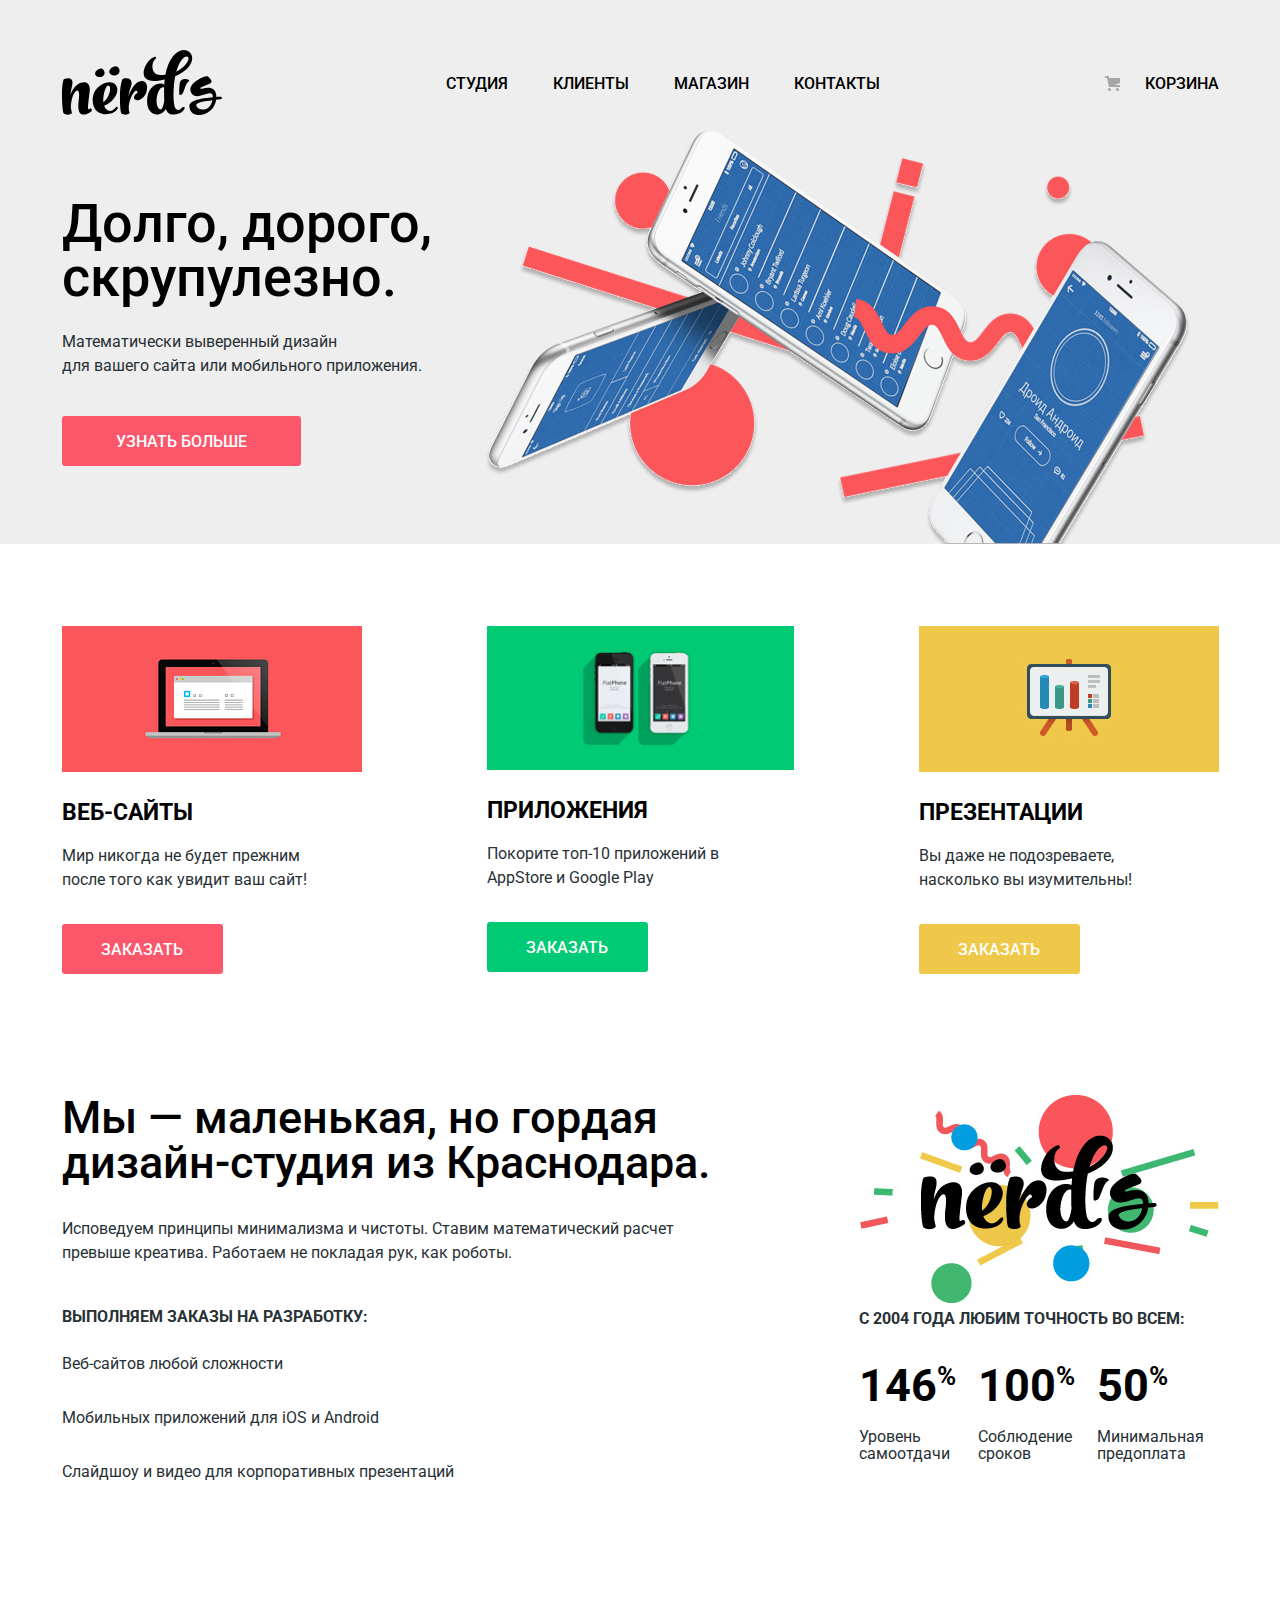
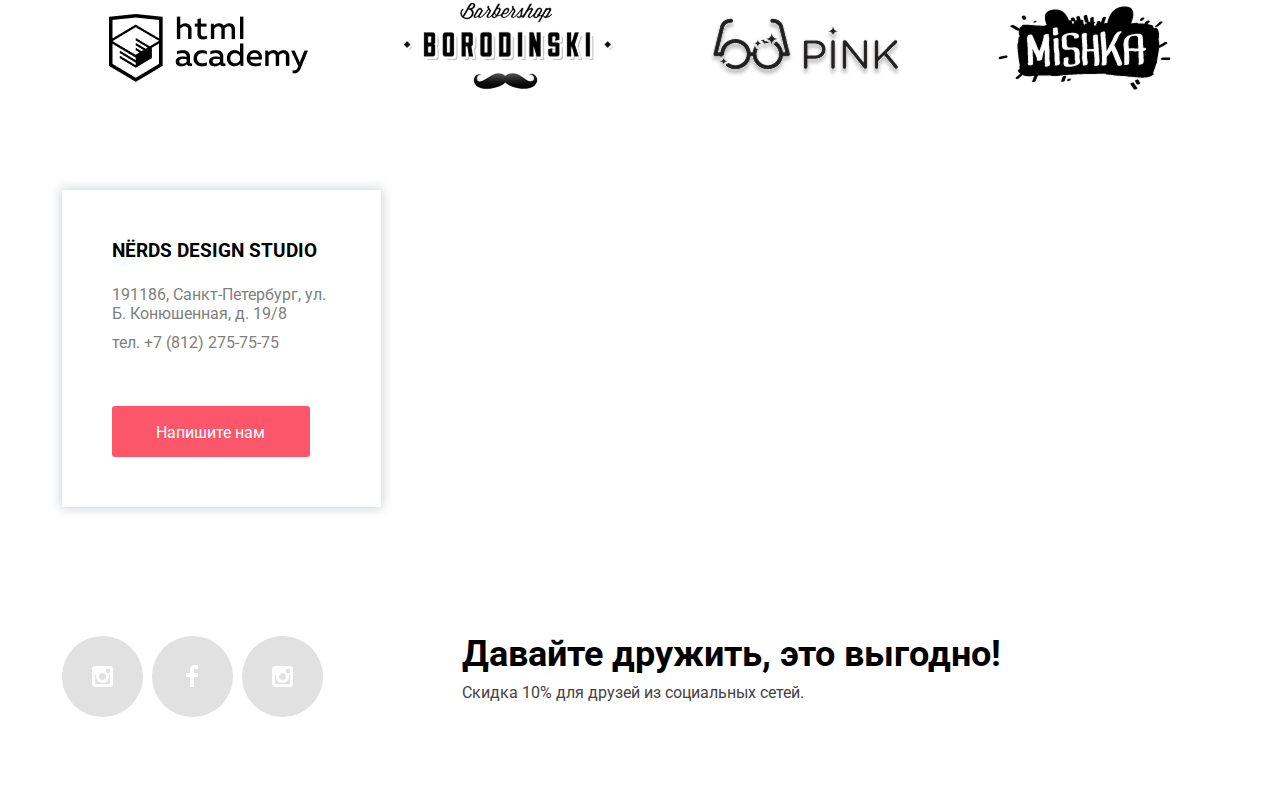
<file: index.html>
<!DOCTYPE html>
<html lang="en">
    <head>
        <meta charset="UTF-8" />
        <meta name="viewport" content="width=device-width, initial-scale=1.0" />
        <title>Nerds</title>
        <link rel="stylesheet" href="assets/css/style.css" />
    </head>
    <body>
        <!-- BEM -->
        <!-- BLOCK - header -->
        <!-- ELEMENT - header__logo -->
        <!-- MOD -->

        <header class="header">
            <div class="container">
                <div class="header__wrapper">
                    <a href="index.html" class="header__logo">
                        <img src="assets/img/nerds-logo.svg" alt="" class="header__logo-img" />
                    </a>
                    <nav class="header__nav">
                        <ul class="header__list">
                            <li class="header__item">
                                <a href="#" class="header__link">студия</a>
                            </li>
                            <li class="header__item">
                                <a href="" class="header__link">клиенты</a>
                            </li>
                            <li class="header__item">
                                <a href="" class="header__link">Магазин</a>
                            </li>
                            <li class="header__item">
                                <a href="" class="header__link">Контакты</a>
                            </li>
                        </ul>
                    </nav>
                    <a href="" class="header__cart header__link">Корзина</a>
                </div>
            </div>
        </header>
        <main class="main">
            <section class="intro">
                <div class="container">
                    <div class="intro__wrapper">
                        <h1 class="intro__title">Долго, дорого, <br />скрупулезно.</h1>
                        <p class="intro__text">
                            Математически выверенный дизайн <br />для вашего сайта или мобильного приложения.
                        </p>
                        <a href="#" class="intro__btn">УЗНАТЬ БОЛЬШЕ</a>
                    </div>
                </div>
            </section>

            <!-- BEM -->
            <!-- BLOCK -  services-->
            <!-- ELEMENT - services__link -->
            <!-- MODIFICATOR - services__link services__link--app -->
            <section class="services">
                <div class="container">
                    <div class="services__wrapper">
                        <ul class="services__list">
                            <li class="services__item">
                                <img src="assets/img/web-sites.png" alt="веб-сайты" class="services__picture" />
                                <h3 class="services__title">веб-сайты</h3>
                                <p class="services__text">
                                    Мир никогда не будет прежним после того как увидит ваш сайт!
                                </p>
                                <a href="#" class="services__link services__link--web-site">заказать</a>
                            </li>
                            <li class="services__item">
                                <img src="assets/img/apps-.png" alt="приложения" class="services__picture" />
                                <h3 class="services__title">приложения</h3>
                                <p class="services__text">Покорите топ-10 приложений в AppStore и Google Play</p>
                                <a href="#" class="services__link services__link--app">заказать</a>
                            </li>
                            <li class="services__item">
                                <img src="assets/img/present.png" alt="Презентации" class="services__picture" />
                                <h3 class="services__title">Презентации</h3>
                                <p class="services__text">Вы даже не подозреваете, насколько вы изумительны!</p>
                                <a href="#" class="services__link services__link--present">заказать</a>
                            </li>
                        </ul>
                    </div>
                </div>
            </section>
            <section class="about">
                <div class="container">
                    <div class="about__wrapper">
                        <div class="about__left">
                            <h2 class="about__title">
                                Мы — маленькая, но гордая <br />
                                дизайн-студия из Краснодара.
                            </h2>
                            <p class="about__text">
                                Исповедуем принципы минимализма и чистоты. Ставим математический расчет превыше
                                креатива. Работаем не покладая рук, как роботы.
                            </p>
                            <h3 class="about__subtitle">Выполняем заказы на разработку:</h3>
                            <ul class="about__list">
                                <li class="about__item">Веб-сайтов любой сложности</li>
                                <li class="about__item">Мобильных приложений для iOS и Android</li>
                                <li class="about__item">Слайдшоу и видео для корпоративных презентаций</li>
                            </ul>
                        </div>
                        <div class="about__right">
                            <img src="assets/img/about-picture1.png" alt="Изображение nerds" class="about__picture" />
                            <h3 class="about__subtitle">с 2004 года Любим точность во всем:</h3>
                            <ul class="about__advantages">
                                <li class="about__advantage">
                                    <h4 class="about__percent">146<sup>%</sup></h4>
                                    <p class="about__desc">Уровень<br />самоотдачи</p>
                                </li>
                                <li class="about__advantage">
                                    <h4 class="about__percent">100<sup>%</sup></h4>
                                    <p class="about__desc">
                                        Соблюдение<br />
                                        сроков
                                    </p>
                                </li>
                                <li class="about__advantage">
                                    <h4 class="about__percent">50<sup>%</sup></h4>
                                    <p class="about__desc">Минимальная<br />предоплата</p>
                                </li>
                            </ul>
                        </div>
                    </div>
                </div>
            </section>
            <section class="partners">
                <div class="container">
                    <div class="partners__wrapper">
                        <ul class="partners__list">
                            <li class="partners__item">
                                <a href="#" class="partners__link" target="_blank" rel="noopener noreferrer">
                                    <img src="assets/img/htmlacademy.png" alt="htmlacademy" />
                                </a>
                            </li>
                            <li class="partners__item">
                                <a href="#" class="partners__link" target="_blank" rel="noopener noreferrer">
                                    <img src="assets/img/borooinski.png" alt="borodinski" />
                                </a>
                            </li>
                            <li class="partners__item">
                                <a href="#" class="partners__link" target="_blank" rel="noopener noreferrer">
                                    <img src="assets/img/pink.png" alt="pink" />
                                </a>
                            </li>
                            <li class="partners__item">
                                <a href="#" class="partners__link" target="_blank" rel="noopener noreferrer">
                                    <img src="assets/img/mishka.png" alt="mishka" />
                                </a>
                            </li>
                        </ul>
                    </div>
                </div>
            </section>
        </main>
        <footer class="footer">
            <div class="map">
                <iframe
                    src="https://yandex.ru/map-widget/v1/?um=constructor%3Aecaaaa63db69d5932e7e2b045638f869396cdb39d17daa2c19e8d8da4427ebbb&amp;source=constructor"
                    width="100%"
                    height="416"
                    frameborder="0"
                ></iframe>
                <div class="container">
                    <div class="map__relative">
                        <div class="map__block">
                            <h3 class="map__title">NЁRDS DESIGN STUDIO</h3>
                            <address class="map__address">191186, Санкт-Петербург, ул. Б. Конюшенная, д. 19/8</address>
                            <p class="map__text">тел. <a href="tel:+78122757575">+7 (812) 275-75-75</a></p>
                            <a href="#" class="map__link">Напишите нам</a>
                        </div>
                    </div>
                </div>
            </div>
            <div class="socials">
                <div class="container">
                    <div class="socials__wrapper">
                        <ul class="socials__list">
                            <li class="socials__item">
                                <a href="#" class="socials__link"
                                    ><svg
                                        width="21"
                                        height="21"
                                        viewBox="0 0 21 21"
                                        fill="none"
                                        xmlns="http://www.w3.org/2000/svg"
                                    >
                                        <path
                                            fill-rule="evenodd"
                                            clip-rule="evenodd"
                                            d="M3 0H18C19.65 0 21 1.35 21 3V18C21 19.65 19.65 21 18 21H3C1.35 21 0 19.65 0 18V3C0 1.35 1.35 0 3 0ZM14 10.5C14 8.57 12.43 7 10.5 7C8.57 7 7 8.57 7 10.5C7 12.43 8.57 14 10.5 14C12.43 14 14 12.43 14 10.5ZM3 18V9H4.181C4.0626 9.49127 4.00186 9.99467 4 10.5C4 14.0899 6.91015 17 10.5 17C14.0899 17 17 14.0899 17 10.5C16.9986 9.99464 16.9379 9.49118 16.819 9H18V18H3ZM14 7H18V3H14V7Z"
                                            fill="white"
                                        />
                                    </svg>
                                </a>
                            </li>
                            <li class="socials__item">
                                <a href="#" class="socials__link"
                                    ><svg
                                        width="12"
                                        height="22"
                                        viewBox="0 0 12 22"
                                        fill="none"
                                        xmlns="http://www.w3.org/2000/svg"
                                    >
                                        <path
                                            d="M12 4V0H8C5.79086 0 4 1.79086 4 4V8H0V12H4V22H8V12H12V8H8V4H12Z"
                                            fill="white"
                                        />
                                    </svg>
                                </a>
                            </li>
                            <li class="socials__item">
                                <a href="#" class="socials__link" target="_blank" rel="noopener noreferrer"
                                    ><svg
                                        width="21"
                                        height="21"
                                        viewBox="0 0 21 21"
                                        fill="none"
                                        xmlns="http://www.w3.org/2000/svg"
                                    >
                                        <path
                                            fill-rule="evenodd"
                                            clip-rule="evenodd"
                                            d="M3 0H18C19.65 0 21 1.35 21 3V18C21 19.65 19.65 21 18 21H3C1.35 21 0 19.65 0 18V3C0 1.35 1.35 0 3 0ZM14 10.5C14 8.57 12.43 7 10.5 7C8.57 7 7 8.57 7 10.5C7 12.43 8.57 14 10.5 14C12.43 14 14 12.43 14 10.5ZM3 18V9H4.181C4.0626 9.49127 4.00186 9.99467 4 10.5C4 14.0899 6.91015 17 10.5 17C14.0899 17 17 14.0899 17 10.5C16.9986 9.99464 16.9379 9.49118 16.819 9H18V18H3ZM14 7H18V3H14V7Z"
                                            fill="white"
                                        />
                                    </svg>
                                </a>
                            </li>
                        </ul>
                        <div class="socials__info">
                            <h2 class="socials__title">Давайте дружить, это выгодно!</h2>
                            <p class="socials__text">Скидка 10% для друзей из социальных сетей.</p>
                        </div>
                    </div>
                </div>
            </div>
        </footer>
    </body>
</html>
</file>
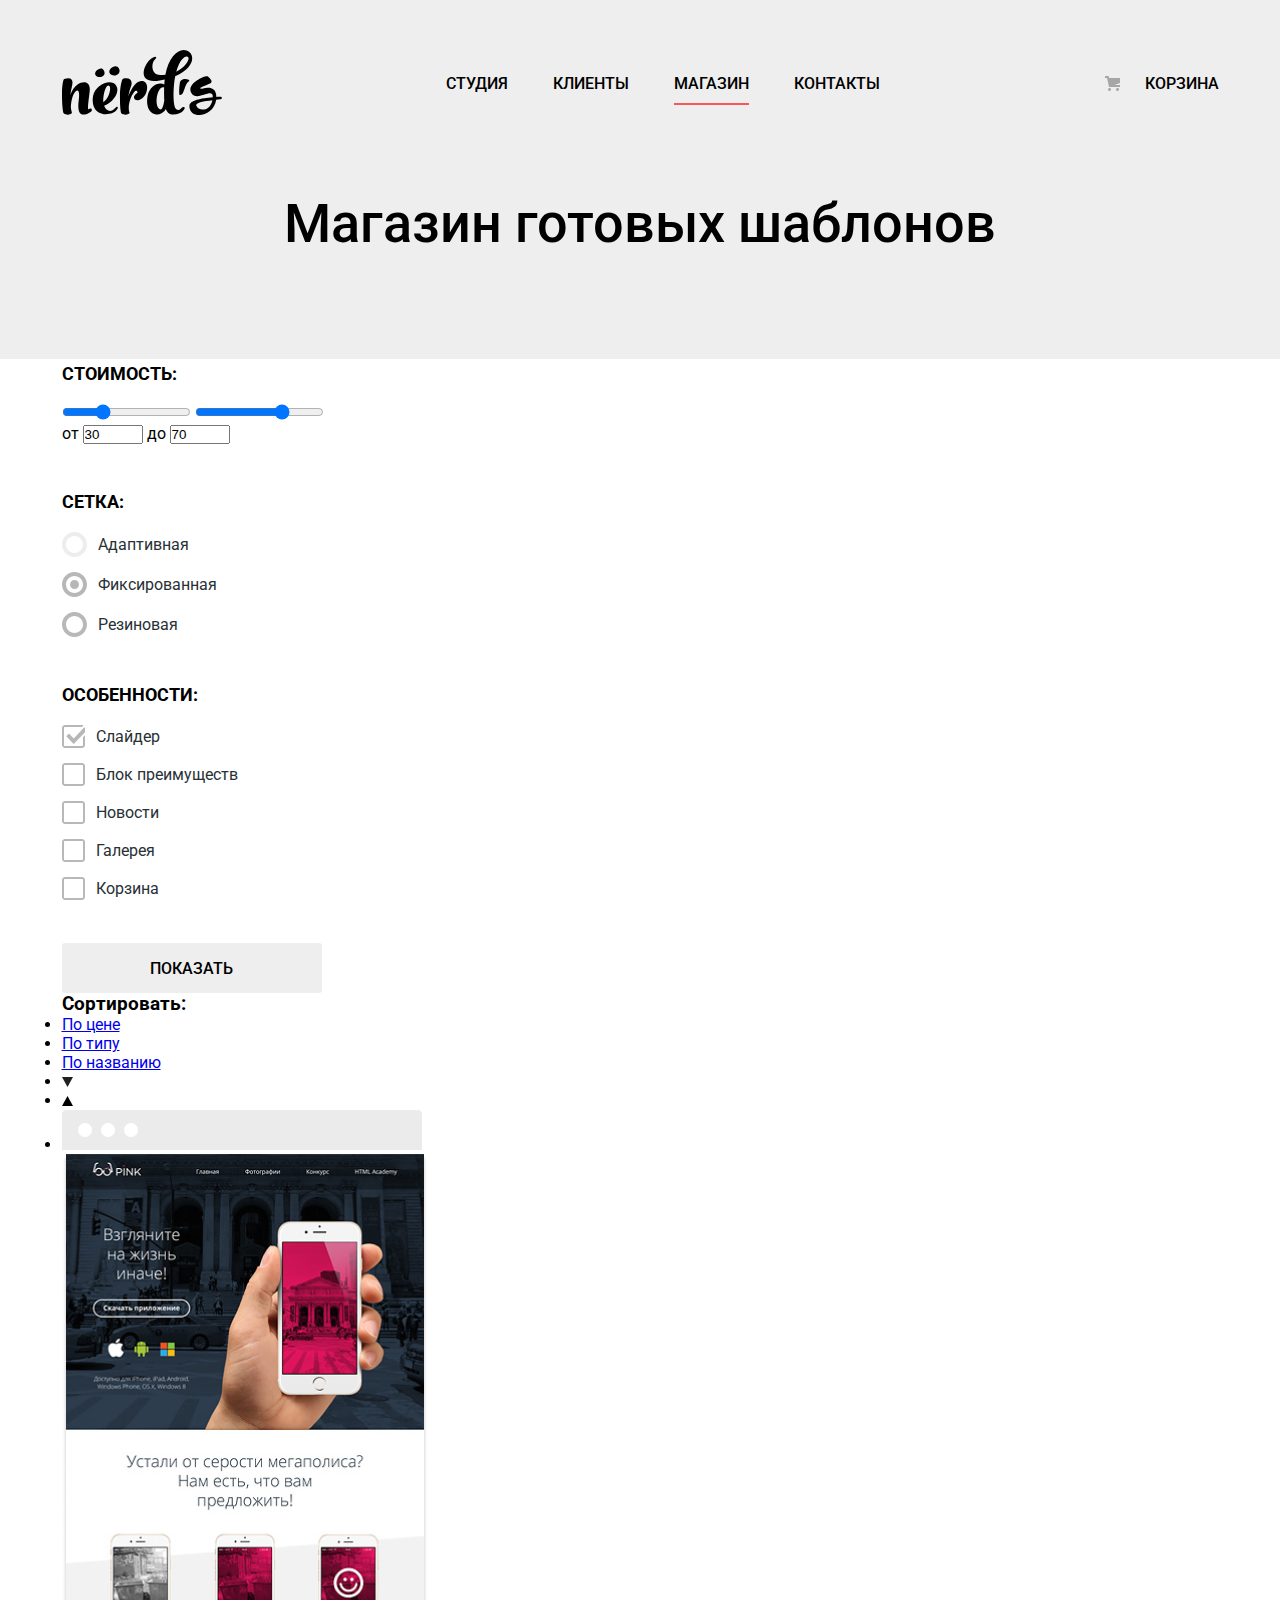
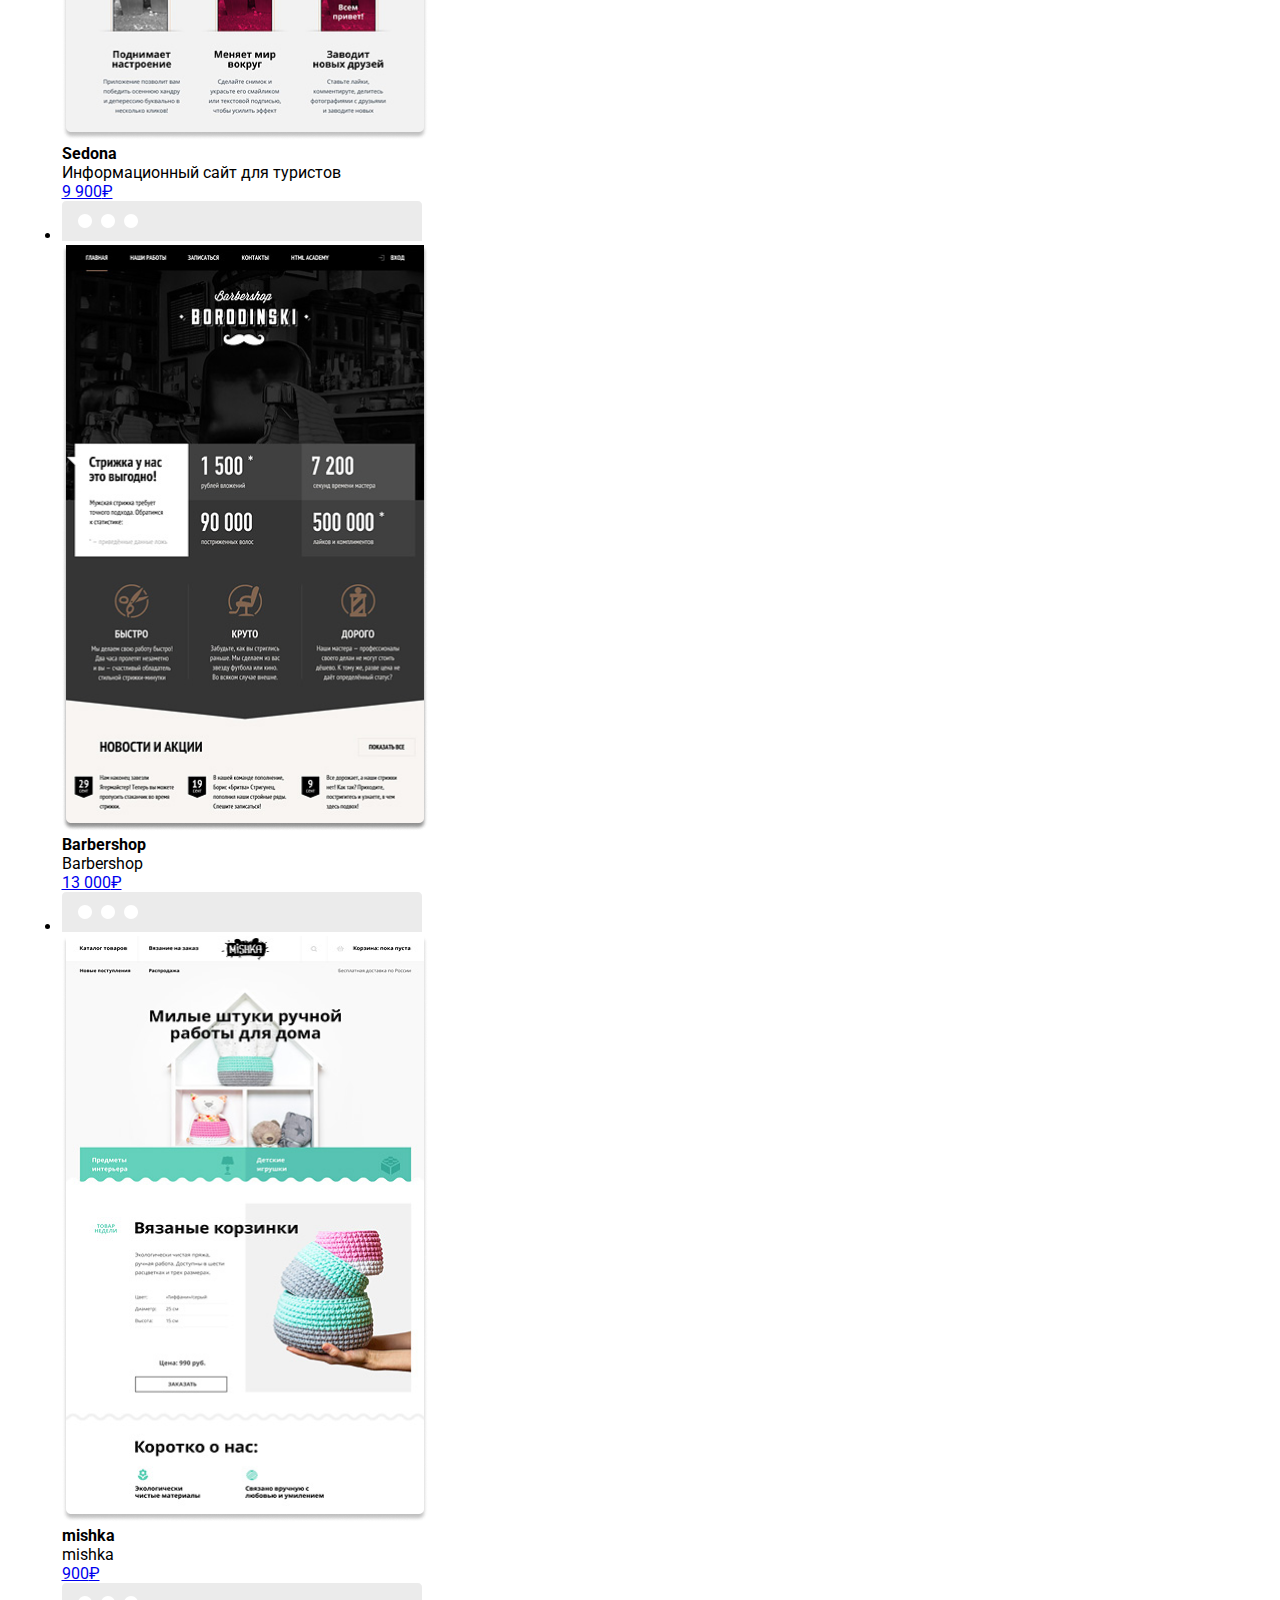
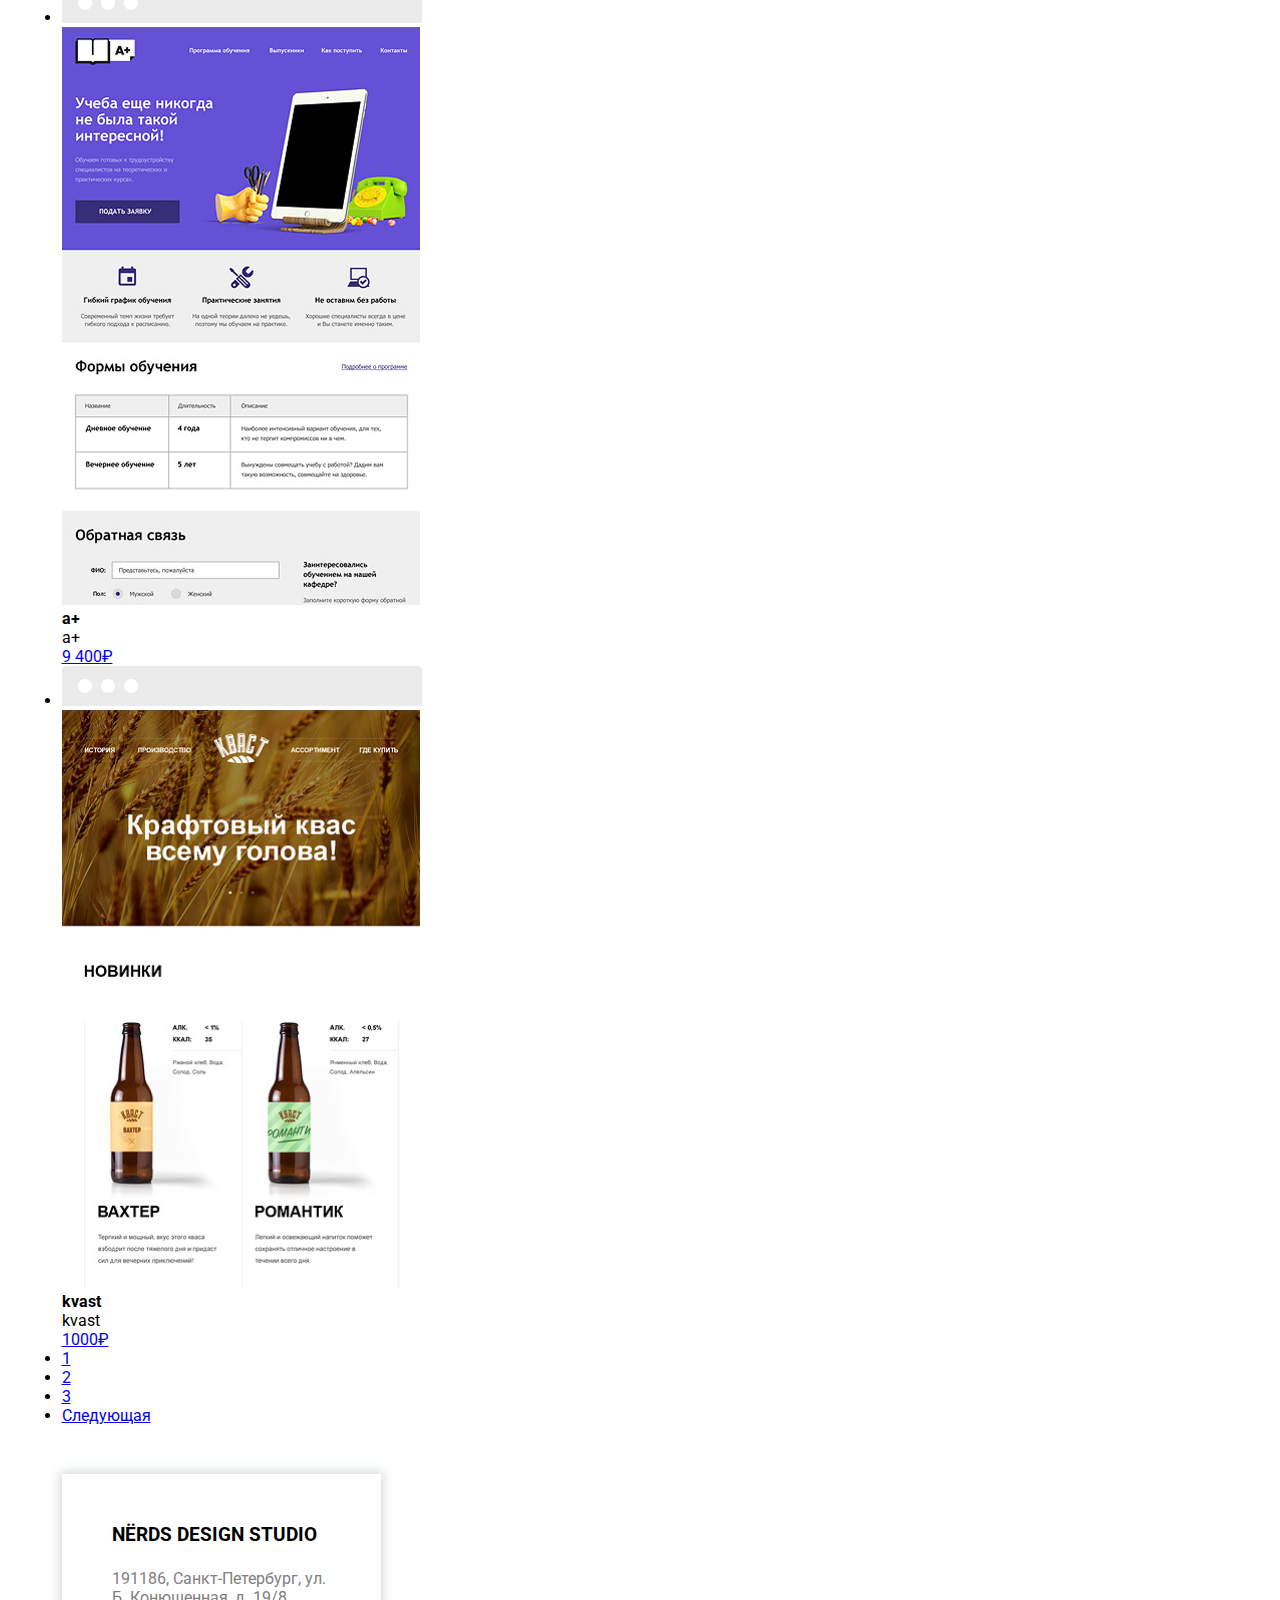
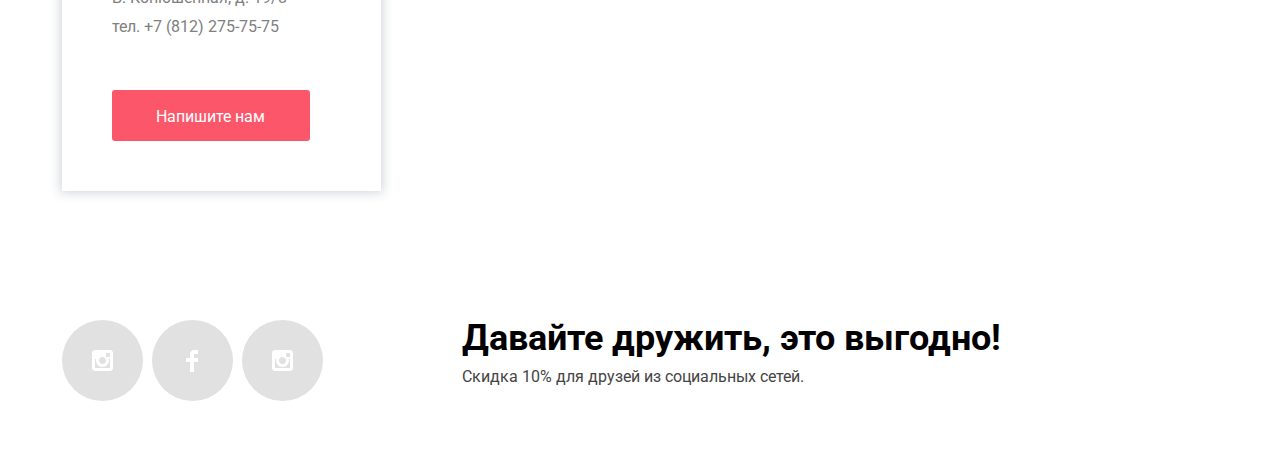
<file: catalog.html>
<!DOCTYPE html>
<html lang="en">
    <head>
        <meta charset="UTF-8" />
        <meta name="viewport" content="width=device-width, initial-scale=1.0" />
        <title>catalog</title>
        <link rel="stylesheet" href="assets/css/style.css" />
    </head>
    <body>
        <!-- BEM -->
        <!-- BLOCK - header -->
        <!-- ELEMENT - header__logo -->
        <!-- MOD -->

        <header class="header">
            <div class="container">
                <div class="header__wrapper">
                    <a href="index.html" class="header__logo">
                        <img src="assets/img/nerds-logo.svg" alt="" class="header__logo-img" />
                    </a>
                    <nav class="header__nav">
                        <ul class="header__list">
                            <li class="header__item">
                                <a href="index.html" class="header__link">студия</a>
                            </li>
                            <li class="header__item">
                                <a href="" class="header__link">клиенты</a>
                            </li>
                            <li class="header__item">
                                <a href="" class="header__link header__link--current">Магазин</a>
                            </li>
                            <li class="header__item">
                                <a href="" class="header__link">Контакты</a>
                            </li>
                        </ul>
                    </nav>
                    <a href="" class="header__cart header__link">Корзина</a>
                </div>
            </div>
        </header>
        <main class="main">
            <section class="introduction">
                <div class="container">
                    <div class="introduction__wrapper">
                        <h1 class="introduction__title">Магазин готовых шаблонов</h1>
                    </div>
                </div>
            </section>
            <section class="catalog">
                <div class="container">
                    <div class="catalog__wrapper">
                        <div class="catalog__filters filters">
                            <div class="filters__block slider">
                                <h3 class="slider__title filters__title">Стоимость:</h3>
                                <div class="slider__wrapper">
                                    <div class="slider__container">
                                        <div class="slider__track"></div>
                                        <input
                                            type="range"
                                            min="0"
                                            max="100"
                                            value="30"
                                            id="slider-1"
                                            oninput="slideOne()"
                                        />
                                        <input
                                            type="range"
                                            min="0"
                                            max="100"
                                            value="70"
                                            id="slider-2"
                                            oninput="slideTwo()"
                                        />
                                    </div>
                                </div>
                                <div class="slider__cost">
                                    <label class="slider__label">
                                        <span class="slider__sign"> от </span>
                                        <input
                                            type="number"
                                            id="value-1"
                                            class="slider__number"
                                            value="0"
                                            max="100"
                                            min="0"
                                        />
                                    </label>
                                    <label class="slider__label">
                                        <span class="slider__sign"> до </span>
                                        <input
                                            type="number"
                                            id="value-2"
                                            class="slider__number"
                                            value="15000"
                                            max="100"
                                            min="0"
                                        />
                                    </label>
                                </div>
                            </div>
                            <div class="filters__block">
                                <h3 class="filters__title">Сетка:</h3>
                                <ul class="filters__list">
                                    <li class="filters__item">
                                        <label class="filters__field">
                                            <input
                                                class="filters__radio"
                                                type="radio"
                                                name="grid"
                                                value="Адаптивная"
                                                disabled
                                            />
                                            <span class="filters__sign">Адаптивная</span>
                                        </label>
                                    </li>
                                    <li class="filters__item">
                                        <label class="filters__field">
                                            <input
                                                class="filters__radio"
                                                type="radio"
                                                name="grid"
                                                value="Фиксированная"
                                                checked
                                            />
                                            <span class="filters__sign">Фиксированная</span>
                                        </label>
                                    </li>
                                    <li class="filters__item">
                                        <label class="filters__field">
                                            <input class="filters__radio" type="radio" name="grid" value="Адаптивная" />
                                            <span class="filters__sign">Резиновая</span>
                                        </label>
                                    </li>
                                </ul>
                            </div>
                            <div class="filters__block">
                                <h3 class="filters__title">Особенности:</h3>
                                <ul class="filters__list">
                                    <li class="filters__item">
                                        <label class="filters__field">
                                            <input
                                                class="filters__checkbox"
                                                type="checkbox"
                                                name="features"
                                                value="Слайдер"
                                                checked
                                            />
                                            <span class="filters__sign">Слайдер</span>
                                        </label>
                                    </li>
                                    <li class="filters__item">
                                        <label class="filters__field">
                                            <input
                                                class="filters__checkbox"
                                                type="checkbox"
                                                name="features"
                                                value="Блок преимуществ"
                                            />
                                            <span class="filters__sign">Блок преимуществ</span>
                                        </label>
                                    </li>
                                    <li class="filters__item">
                                        <label class="filters__field">
                                            <input
                                                class="filters__checkbox"
                                                type="checkbox"
                                                name="features"
                                                value="Новости"
                                            />
                                            <span class="filters__sign">Новости</span>
                                        </label>
                                    </li>
                                    <li class="filters__item">
                                        <label class="filters__field">
                                            <input
                                                class="filters__checkbox"
                                                type="checkbox"
                                                name="features"
                                                value="Галерея"
                                            />
                                            <span class="filters__sign">Галерея</span>
                                        </label>
                                    </li>
                                    <li class="filters__item">
                                        <label class="filters__field">
                                            <input
                                                class="filters__checkbox"
                                                type="checkbox"
                                                name="features"
                                                value="Корзина"
                                            />
                                            <span class="filters__sign">Корзина</span>
                                        </label>
                                    </li>
                                </ul>
                            </div>
                            <a href="#" class="filters__link">ПОКАЗАТЬ</a>
                        </div>
                        <div class="shop">
                            <div class="shop__navigation">
                                <h3 class="shop__title">Сортировать:</h3>
                                <ul class="shop__list">
                                    <li class="shop__item">
                                        <a href="#" class="shop__link">По цене</a>
                                    </li>
                                    <li class="shop__item">
                                        <a href="#" class="shop__link">По типу</a>
                                    </li>
                                    <li class="shop__item">
                                        <a href="#" class="shop__link">По названию</a>
                                    </li>
                                </ul>
                                <ul class="shop__arrows">
                                    <li class="shop__arrow">
                                        <a href="#" class="shop__arrow-link"
                                            ><svg
                                                width="11"
                                                height="10"
                                                viewBox="0 0 11 10"
                                                fill="none"
                                                xmlns="http://www.w3.org/2000/svg"
                                            >
                                                <path d="M5.5 10L0 0H11" fill="#231F20" />
                                            </svg>
                                        </a>
                                    </li>
                                    <li class="shop__arrow">
                                        <a href="#" class="shop__arrow-link"
                                            ><svg
                                                width="11"
                                                height="10"
                                                viewBox="0 0 11 10"
                                                fill="none"
                                                xmlns="http://www.w3.org/2000/svg"
                                            >
                                                <path d="M5.5 0L0 10H11L5.5 0Z" fill="black" />
                                            </svg>
                                        </a>
                                    </li>
                                </ul>
                            </div>
                            <div class="cards">
                                <ul class="cards__list">
                                    <li class="cards__item">
                                        <div class="cards__design">
                                            <svg
                                                width="360"
                                                height="40"
                                                viewBox="0 0 360 40"
                                                fill="none"
                                                xmlns="http://www.w3.org/2000/svg"
                                            >
                                                <path
                                                    d="M356 0C358.2 0 360 1.8 360 4V40H0V4C0 1.8 1.8 0 4 0H356ZM22.9912 13C20.4904 13 18.1791 14.3342 16.9287 16.5C15.6783 18.6658 15.6783 21.3342 16.9287 23.5C18.1791 25.6658 20.4904 27 22.9912 27C26.8571 26.9999 29.9912 23.8659 29.9912 20C29.9912 16.1341 26.8571 13.0001 22.9912 13ZM46.002 13C43.5011 13 41.1899 14.3342 39.9395 16.5C38.6891 18.6657 38.6891 21.3343 39.9395 23.5C41.1899 25.6658 43.5011 27 46.002 27C49.8679 27 53.002 23.866 53.002 20C53.002 16.134 49.8679 13 46.002 13ZM69.0127 13C66.512 13.0001 64.2016 14.3344 62.9512 16.5C61.7007 18.6658 61.7007 21.3342 62.9512 23.5C64.2016 25.6656 66.512 26.9999 69.0127 27C72.8787 27 76.0127 23.866 76.0127 20C76.0127 16.134 72.8787 13 69.0127 13Z"
                                                    fill="#4D4D4D"
                                                    fill-opacity="0.11"
                                                />
                                            </svg>
                                        </div>
                                        <img
                                            src="assets/img/shop_pink.png"
                                            alt="превью сайта пинк "
                                            class="cards__img"
                                        />

                                        <div class="cards__info">
                                            <h4 class="cards__title">Sedona</h4>
                                            <p class="cards__text">Информационный сайт для туристов</p>
                                            <a href="#" class="cards__link"><span>9 900</span>₽</a>
                                        </div>
                                    </li>
                                    <li class="cards__item">
                                        <div class="cards__design">
                                            <svg
                                                width="360"
                                                height="40"
                                                viewBox="0 0 360 40"
                                                fill="none"
                                                xmlns="http://www.w3.org/2000/svg"
                                            >
                                                <path
                                                    d="M356 0C358.2 0 360 1.8 360 4V40H0V4C0 1.8 1.8 0 4 0H356ZM22.9912 13C20.4904 13 18.1791 14.3342 16.9287 16.5C15.6783 18.6658 15.6783 21.3342 16.9287 23.5C18.1791 25.6658 20.4904 27 22.9912 27C26.8571 26.9999 29.9912 23.8659 29.9912 20C29.9912 16.1341 26.8571 13.0001 22.9912 13ZM46.002 13C43.5011 13 41.1899 14.3342 39.9395 16.5C38.6891 18.6657 38.6891 21.3343 39.9395 23.5C41.1899 25.6658 43.5011 27 46.002 27C49.8679 27 53.002 23.866 53.002 20C53.002 16.134 49.8679 13 46.002 13ZM69.0127 13C66.512 13.0001 64.2016 14.3344 62.9512 16.5C61.7007 18.6658 61.7007 21.3342 62.9512 23.5C64.2016 25.6656 66.512 26.9999 69.0127 27C72.8787 27 76.0127 23.866 76.0127 20C76.0127 16.134 72.8787 13 69.0127 13Z"
                                                    fill="#4D4D4D"
                                                    fill-opacity="0.11"
                                                />
                                            </svg>
                                        </div>
                                        <img
                                            src="assets/img/broroddinski.png"
                                            alt="превью сайта Barbershop "
                                            class="cards__img"
                                        />

                                        <div class="cards__info">
                                            <h4 class="cards__title">Barbershop</h4>
                                            <p class="cards__text">Barbershop</p>
                                            <a href="#" class="cards__link"><span>13 000</span>₽</a>
                                        </div>
                                    </li>
                                    <li class="cards__item">
                                        <div class="cards__design">
                                            <svg
                                                width="360"
                                                height="40"
                                                viewBox="0 0 360 40"
                                                fill="none"
                                                xmlns="http://www.w3.org/2000/svg"
                                            >
                                                <path
                                                    d="M356 0C358.2 0 360 1.8 360 4V40H0V4C0 1.8 1.8 0 4 0H356ZM22.9912 13C20.4904 13 18.1791 14.3342 16.9287 16.5C15.6783 18.6658 15.6783 21.3342 16.9287 23.5C18.1791 25.6658 20.4904 27 22.9912 27C26.8571 26.9999 29.9912 23.8659 29.9912 20C29.9912 16.1341 26.8571 13.0001 22.9912 13ZM46.002 13C43.5011 13 41.1899 14.3342 39.9395 16.5C38.6891 18.6657 38.6891 21.3343 39.9395 23.5C41.1899 25.6658 43.5011 27 46.002 27C49.8679 27 53.002 23.866 53.002 20C53.002 16.134 49.8679 13 46.002 13ZM69.0127 13C66.512 13.0001 64.2016 14.3344 62.9512 16.5C61.7007 18.6658 61.7007 21.3342 62.9512 23.5C64.2016 25.6656 66.512 26.9999 69.0127 27C72.8787 27 76.0127 23.866 76.0127 20C76.0127 16.134 72.8787 13 69.0127 13Z"
                                                    fill="#4D4D4D"
                                                    fill-opacity="0.11"
                                                />
                                            </svg>
                                        </div>
                                        <img
                                            src="assets/img/shop__mishka.png"
                                            alt="превью сайта mishka "
                                            class="cards__img"
                                        />

                                        <div class="cards__info">
                                            <h4 class="cards__title">mishka</h4>
                                            <p class="cards__text">mishka</p>
                                            <a href="#" class="cards__link"><span> 900</span>₽</a>
                                        </div>
                                    </li>
                                    <li class="cards__item">
                                        <div class="cards__design">
                                            <svg
                                                width="360"
                                                height="40"
                                                viewBox="0 0 360 40"
                                                fill="none"
                                                xmlns="http://www.w3.org/2000/svg"
                                            >
                                                <path
                                                    d="M356 0C358.2 0 360 1.8 360 4V40H0V4C0 1.8 1.8 0 4 0H356ZM22.9912 13C20.4904 13 18.1791 14.3342 16.9287 16.5C15.6783 18.6658 15.6783 21.3342 16.9287 23.5C18.1791 25.6658 20.4904 27 22.9912 27C26.8571 26.9999 29.9912 23.8659 29.9912 20C29.9912 16.1341 26.8571 13.0001 22.9912 13ZM46.002 13C43.5011 13 41.1899 14.3342 39.9395 16.5C38.6891 18.6657 38.6891 21.3343 39.9395 23.5C41.1899 25.6658 43.5011 27 46.002 27C49.8679 27 53.002 23.866 53.002 20C53.002 16.134 49.8679 13 46.002 13ZM69.0127 13C66.512 13.0001 64.2016 14.3344 62.9512 16.5C61.7007 18.6658 61.7007 21.3342 62.9512 23.5C64.2016 25.6656 66.512 26.9999 69.0127 27C72.8787 27 76.0127 23.866 76.0127 20C76.0127 16.134 72.8787 13 69.0127 13Z"
                                                    fill="#4D4D4D"
                                                    fill-opacity="0.11"
                                                />
                                            </svg>
                                        </div>
                                        <img src="assets/img/a_plus.png" alt="превью сайта a+ " class="cards__img" />

                                        <div class="cards__info">
                                            <h4 class="cards__title">a+</h4>
                                            <p class="cards__text">a+</p>
                                            <a href="#" class="cards__link"><span>9 400</span>₽</a>
                                        </div>
                                    </li>
                                    <li class="cards__item">
                                        <div class="cards__design">
                                            <svg
                                                width="360"
                                                height="40"
                                                viewBox="0 0 360 40"
                                                fill="none"
                                                xmlns="http://www.w3.org/2000/svg"
                                            >
                                                <path
                                                    d="M356 0C358.2 0 360 1.8 360 4V40H0V4C0 1.8 1.8 0 4 0H356ZM22.9912 13C20.4904 13 18.1791 14.3342 16.9287 16.5C15.6783 18.6658 15.6783 21.3342 16.9287 23.5C18.1791 25.6658 20.4904 27 22.9912 27C26.8571 26.9999 29.9912 23.8659 29.9912 20C29.9912 16.1341 26.8571 13.0001 22.9912 13ZM46.002 13C43.5011 13 41.1899 14.3342 39.9395 16.5C38.6891 18.6657 38.6891 21.3343 39.9395 23.5C41.1899 25.6658 43.5011 27 46.002 27C49.8679 27 53.002 23.866 53.002 20C53.002 16.134 49.8679 13 46.002 13ZM69.0127 13C66.512 13.0001 64.2016 14.3344 62.9512 16.5C61.7007 18.6658 61.7007 21.3342 62.9512 23.5C64.2016 25.6656 66.512 26.9999 69.0127 27C72.8787 27 76.0127 23.866 76.0127 20C76.0127 16.134 72.8787 13 69.0127 13Z"
                                                    fill="#4D4D4D"
                                                    fill-opacity="0.11"
                                                />
                                            </svg>
                                        </div>
                                        <img src="assets/img/kvast.png" alt="превью сайта kvast " class="cards__img" />

                                        <div class="cards__info">
                                            <h4 class="cards__title">kvast</h4>
                                            <p class="cards__text">kvast</p>
                                            <a href="#" class="cards__link"><span>1000</span>₽</a>
                                        </div>
                                    </li>
                                </ul>
                            </div>
                            <div class="pagination">
                                <ul class="pagination__list">
                                    <li class="pagination__item">
                                        <a href="#" class="pagination__link pagination__link--current">1</a>
                                    </li>
                                       <li class="pagination__item">
                                        <a href="#" class="pagination__link">2</a>
                                    </li>
                                       <li class="pagination__item">
                                        <a href="#" class="pagination__link">3</a>
                                    </li>
                                       <li class="pagination__item">
                                        <a href="#" class="pagination__link pagination__link--next">Следующая</a>
                                    </li>
                                </ul>
                            </div>
                        </div>
                    </div>
                </div>
            </section>
        </main>

        <footer class="footer">
            <div class="map">
                <iframe
                    src="https://yandex.ru/map-widget/v1/?um=constructor%3Aecaaaa63db69d5932e7e2b045638f869396cdb39d17daa2c19e8d8da4427ebbb&amp;source=constructor"
                    width="100%"
                    height="416"
                    frameborder="0"
                ></iframe>
                <div class="container">
                    <div class="map__relative">
                        <div class="map__block">
                            <h3 class="map__title">NЁRDS DESIGN STUDIO</h3>
                            <address class="map__address">191186, Санкт-Петербург, ул. Б. Конюшенная, д. 19/8</address>
                            <p class="map__text">тел. <a href="tel:+78122757575">+7 (812) 275-75-75</a></p>
                            <a href="#" class="map__link">Напишите нам</a>
                        </div>
                    </div>
                </div>
            </div>
            <div class="socials">
                <div class="container">
                    <div class="socials__wrapper">
                        <ul class="socials__list">
                            <li class="socials__item">
                                <a href="#" class="socials__link"
                                    ><svg
                                        width="21"
                                        height="21"
                                        viewBox="0 0 21 21"
                                        fill="none"
                                        xmlns="http://www.w3.org/2000/svg"
                                    >
                                        <path
                                            fill-rule="evenodd"
                                            clip-rule="evenodd"
                                            d="M3 0H18C19.65 0 21 1.35 21 3V18C21 19.65 19.65 21 18 21H3C1.35 21 0 19.65 0 18V3C0 1.35 1.35 0 3 0ZM14 10.5C14 8.57 12.43 7 10.5 7C8.57 7 7 8.57 7 10.5C7 12.43 8.57 14 10.5 14C12.43 14 14 12.43 14 10.5ZM3 18V9H4.181C4.0626 9.49127 4.00186 9.99467 4 10.5C4 14.0899 6.91015 17 10.5 17C14.0899 17 17 14.0899 17 10.5C16.9986 9.99464 16.9379 9.49118 16.819 9H18V18H3ZM14 7H18V3H14V7Z"
                                            fill="white"
                                        />
                                    </svg>
                                </a>
                            </li>
                            <li class="socials__item">
                                <a href="#" class="socials__link"
                                    ><svg
                                        width="12"
                                        height="22"
                                        viewBox="0 0 12 22"
                                        fill="none"
                                        xmlns="http://www.w3.org/2000/svg"
                                    >
                                        <path
                                            d="M12 4V0H8C5.79086 0 4 1.79086 4 4V8H0V12H4V22H8V12H12V8H8V4H12Z"
                                            fill="white"
                                        />
                                    </svg>
                                </a>
                            </li>
                            <li class="socials__item">
                                <a href="#" class="socials__link" target="_blank" rel="noopener noreferrer"
                                    ><svg
                                        width="21"
                                        height="21"
                                        viewBox="0 0 21 21"
                                        fill="none"
                                        xmlns="http://www.w3.org/2000/svg"
                                    >
                                        <path
                                            fill-rule="evenodd"
                                            clip-rule="evenodd"
                                            d="M3 0H18C19.65 0 21 1.35 21 3V18C21 19.65 19.65 21 18 21H3C1.35 21 0 19.65 0 18V3C0 1.35 1.35 0 3 0ZM14 10.5C14 8.57 12.43 7 10.5 7C8.57 7 7 8.57 7 10.5C7 12.43 8.57 14 10.5 14C12.43 14 14 12.43 14 10.5ZM3 18V9H4.181C4.0626 9.49127 4.00186 9.99467 4 10.5C4 14.0899 6.91015 17 10.5 17C14.0899 17 17 14.0899 17 10.5C16.9986 9.99464 16.9379 9.49118 16.819 9H18V18H3ZM14 7H18V3H14V7Z"
                                            fill="white"
                                        />
                                    </svg>
                                </a>
                            </li>
                        </ul>
                        <div class="socials__info">
                            <h2 class="socials__title">Давайте дружить, это выгодно!</h2>
                            <p class="socials__text">Скидка 10% для друзей из социальных сетей.</p>
                        </div>
                    </div>
                </div>
            </div>
        </footer>

        <div class="modal">
            <h2 class="modal__title">Тестовый текст</h2>
            <button class="modal__close">Закрыть окно</button>
        </div>

        <script src="assets/js/catalog.js"></script>
    </body>
</html>
</file>
<file: assets/css/style.css>
@import "fonts.css";
@import "globals.css";
@import "header.css";
@import "intro.css";
@import "services.css";
@import "about.css";
@import "partners.css";
@import "map.css";
@import "socials.css";
@import "introduction.css";
@import "filters.css";

/* .group {
    width: 1000px;
    height: 600px;
    background-color: bisque;
    position: relative;
}

.square {
    width: 60px;
    height: 60px;
}

.square-red {
    background-color: red;
}

.square-green {
    background-color: green;
  position: absolute;
  top: -10px;
  left: 10px;
}

.square-aqua {
    background-color: aqua;
} */


.modal {
    width: 100%;
    height: 100%;
    background-color: #00000050;
    position: fixed;
    left: 0;
    top: 0;
    display: none;
}

.modal--active {
    display: block;
}

.modal__title {
    font-size: 48px;
    color: #fff;
}

.modal__close {
    margin: 30px;
}
</file>
